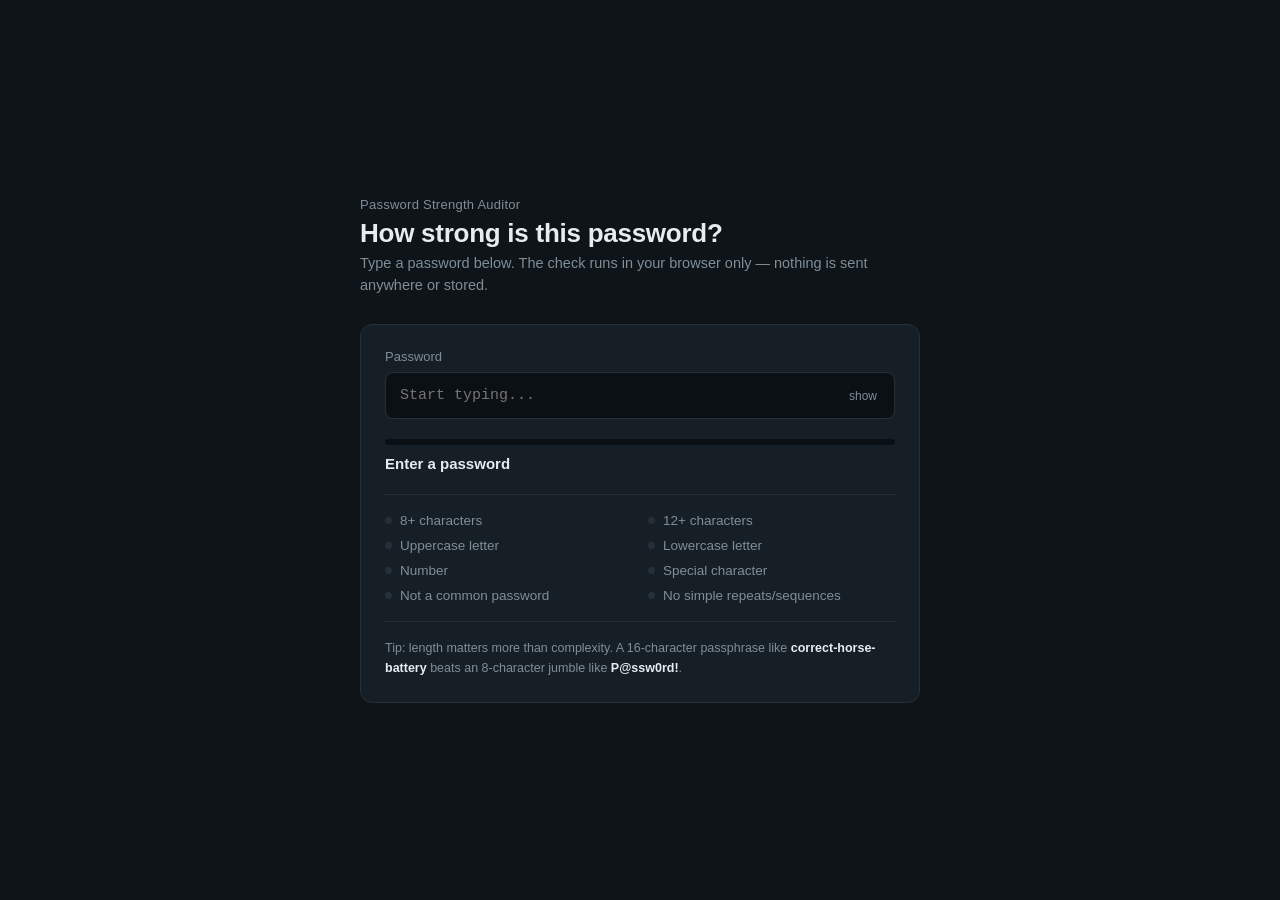
<file: password_strength_checker.html>
<!DOCTYPE html>
<html lang="en">
<head>
<meta charset="UTF-8">
<meta name="viewport" content="width=device-width, initial-scale=1.0">
<title>Password Strength Auditor</title>
<style>
  :root{
    --bg: #0E1418;
    --panel: #161F26;
    --panel-border: #263039;
    --text: #E6EDF1;
    --muted: #7F8E99;
    --mono: 'SFMono-Regular', Consolas, 'Liberation Mono', Menlo, monospace;
    --sans: -apple-system, 'Segoe UI', Roboto, Helvetica, Arial, sans-serif;

    --weak: #E5484D;
    --fair: #E8A33D;
    --good: #4FD1C5;
    --strong: #43C972;
  }

  *{ box-sizing: border-box; }

  body{
    margin:0;
    min-height:100vh;
    background: var(--bg);
    color: var(--text);
    font-family: var(--sans);
    display:flex;
    align-items:center;
    justify-content:center;
    padding: 32px 16px;
  }

  .wrap{
    width:100%;
    max-width: 560px;
  }

  .eyebrow{
    font-size: 13px;
    color: var(--muted);
    margin-bottom: 6px;
    letter-spacing: 0.02em;
  }

  h1{
    font-size: 26px;
    font-weight: 650;
    margin: 0 0 4px 0;
    letter-spacing: -0.01em;
  }

  .sub{
    color: var(--muted);
    font-size: 14.5px;
    margin: 0 0 28px 0;
    line-height: 1.5;
  }

  .panel{
    background: var(--panel);
    border: 1px solid var(--panel-border);
    border-radius: 12px;
    padding: 24px;
  }

  .field-label{
    font-size: 13px;
    color: var(--muted);
    margin-bottom: 8px;
    display:block;
  }

  .input-row{
    position: relative;
    margin-bottom: 20px;
  }

  input[type="password"], input[type="text"]{
    width: 100%;
    background: #0B1014;
    border: 1px solid var(--panel-border);
    border-radius: 8px;
    padding: 14px 44px 14px 14px;
    color: var(--text);
    font-family: var(--mono);
    font-size: 15px;
    outline: none;
    transition: border-color 0.15s ease;
  }

  input:focus{
    border-color: var(--good);
  }

  .toggle-visibility{
    position:absolute;
    right: 10px;
    top: 50%;
    transform: translateY(-50%);
    background: none;
    border: none;
    color: var(--muted);
    cursor: pointer;
    font-size: 12px;
    font-family: var(--sans);
    padding: 6px 8px;
  }

  .toggle-visibility:hover{ color: var(--text); }

  .meter-track{
    height: 6px;
    border-radius: 4px;
    background: #0B1014;
    overflow: hidden;
    margin-bottom: 10px;
  }

  .meter-fill{
    height: 100%;
    width: 0%;
    border-radius: 4px;
    background: var(--weak);
    transition: width 0.25s ease, background-color 0.25s ease;
  }

  .verdict-row{
    display:flex;
    justify-content: space-between;
    align-items: baseline;
    margin-bottom: 22px;
  }

  .verdict{
    font-size: 15px;
    font-weight: 600;
  }

  .verdict-note{
    font-size: 12.5px;
    color: var(--muted);
    font-family: var(--mono);
  }

  .checklist{
    display: grid;
    grid-template-columns: 1fr 1fr;
    gap: 10px 16px;
    border-top: 1px solid var(--panel-border);
    padding-top: 18px;
  }

  .check-item{
    display:flex;
    align-items:center;
    gap: 8px;
    font-size: 13.5px;
    color: var(--muted);
  }

  .check-item.on{ color: var(--text); }

  .dot{
    width: 7px;
    height: 7px;
    border-radius: 50%;
    background: var(--panel-border);
    flex-shrink: 0;
  }

  .check-item.on .dot{ background: var(--good); }

  .footnote{
    margin-top: 18px;
    font-size: 12.5px;
    color: var(--muted);
    line-height: 1.6;
    border-top: 1px solid var(--panel-border);
    padding-top: 16px;
  }

  .footnote strong{ color: var(--text); }

  @media (max-width: 420px){
    .checklist{ grid-template-columns: 1fr; }
  }
</style>
</head>
<body>

<div class="wrap">
  <div class="eyebrow">Password Strength Auditor</div>
  <h1>How strong is this password?</h1>
  <p class="sub">Type a password below. The check runs in your browser only — nothing is sent anywhere or stored.</p>

  <div class="panel">
    <label class="field-label" for="pwd">Password</label>
    <div class="input-row">
      <input type="password" id="pwd" autocomplete="off" placeholder="Start typing..." />
      <button class="toggle-visibility" id="toggleBtn">show</button>
    </div>

    <div class="meter-track">
      <div class="meter-fill" id="meterFill"></div>
    </div>

    <div class="verdict-row">
      <div class="verdict" id="verdictText">Enter a password</div>
      <div class="verdict-note" id="entropyText"></div>
    </div>

    <div class="checklist" id="checklist">
      <div class="check-item" data-key="length"><span class="dot"></span>8+ characters</div>
      <div class="check-item" data-key="longer"><span class="dot"></span>12+ characters</div>
      <div class="check-item" data-key="upper"><span class="dot"></span>Uppercase letter</div>
      <div class="check-item" data-key="lower"><span class="dot"></span>Lowercase letter</div>
      <div class="check-item" data-key="digit"><span class="dot"></span>Number</div>
      <div class="check-item" data-key="symbol"><span class="dot"></span>Special character</div>
      <div class="check-item" data-key="notcommon"><span class="dot"></span>Not a common password</div>
      <div class="check-item" data-key="norepeat"><span class="dot"></span>No simple repeats/sequences</div>
    </div>

    <div class="footnote" id="footnote">
      Tip: length matters more than complexity. A 16-character passphrase like <strong>correct-horse-battery</strong> beats an 8-character jumble like <strong>P@ssw0rd!</strong>.
    </div>
  </div>
</div>

<script>
  // ---- A small list of very common passwords / patterns to flag ----
  // (Not exhaustive — just enough to catch the obvious offenders for this exercise.)
  const COMMON_PASSWORDS = [
    "password","123456","123456789","qwerty","abc123","password1",
    "111111","12345678","1234567","letmein","admin","welcome",
    "monkey","login","iloveyou","dragon","master","sunshine",
    "princess","qwerty123","football","baseball","000000","password123"
  ];

  const pwdInput = document.getElementById('pwd');
  const toggleBtn = document.getElementById('toggleBtn');
  const meterFill = document.getElementById('meterFill');
  const verdictText = document.getElementById('verdictText');
  const entropyText = document.getElementById('entropyText');
  const checklist = document.getElementById('checklist');

  toggleBtn.addEventListener('click', () => {
    const isPwd = pwdInput.type === 'password';
    pwdInput.type = isPwd ? 'text' : 'password';
    toggleBtn.textContent = isPwd ? 'hide' : 'show';
  });

  function hasSequential(str){
    // catches things like "abcd", "1234", "6789" (ascending or descending, length 4+)
    const s = str.toLowerCase();
    for (let i = 0; i <= s.length - 4; i++){
      const chunk = s.slice(i, i + 4);
      let asc = true, desc = true;
      for (let j = 1; j < chunk.length; j++){
        if (chunk.charCodeAt(j) !== chunk.charCodeAt(j-1) + 1) asc = false;
        if (chunk.charCodeAt(j) !== chunk.charCodeAt(j-1) - 1) desc = false;
      }
      if (asc || desc) return true;
    }
    return false;
  }

  function hasRepeatedChar(str){
    // catches "aaaa", "1111", etc. (same character 4+ times in a row)
    return /(.)\1{3,}/.test(str);
  }

  function estimateEntropyBits(pwd){
    // Rough entropy estimate: log2(poolSize) * length
    // This is a simplification for teaching purposes, not a cryptographic measure.
    let pool = 0;
    if (/[a-z]/.test(pwd)) pool += 26;
    if (/[A-Z]/.test(pwd)) pool += 26;
    if (/[0-9]/.test(pwd)) pool += 10;
    if (/[^a-zA-Z0-9]/.test(pwd)) pool += 32;
    if (pool === 0) return 0;
    return Math.round(pwd.length * Math.log2(pool));
  }

  function analyze(pwd){
    const checks = {
      length: pwd.length >= 8,
      longer: pwd.length >= 12,
      upper: /[A-Z]/.test(pwd),
      lower: /[a-z]/.test(pwd),
      digit: /[0-9]/.test(pwd),
      symbol: /[^a-zA-Z0-9]/.test(pwd),
      notcommon: pwd.length > 0 && !COMMON_PASSWORDS.includes(pwd.toLowerCase()),
      norepeat: pwd.length > 0 && !hasSequential(pwd) && !hasRepeatedChar(pwd)
    };

    // Weighted score out of 100. Length carries the most weight,
    // since it contributes the most to real-world crack resistance.
    let score = 0;
    if (checks.length) score += 20;
    if (checks.longer) score += 20;
    if (checks.upper) score += 10;
    if (checks.lower) score += 10;
    if (checks.digit) score += 10;
    if (checks.symbol) score += 15;
    if (checks.notcommon) score += 10;
    if (checks.norepeat) score += 5;

    // Being on the common-password list is disqualifying, regardless of shape.
    if (!checks.notcommon) score = Math.min(score, 15);

    return { checks, score, entropy: estimateEntropyBits(pwd) };
  }

  function verdictFor(score, pwdLength){
    if (pwdLength === 0) return { label: "Enter a password", color: "var(--panel-border)" };
    if (score < 35) return { label: "Weak", color: "var(--weak)" };
    if (score < 60) return { label: "Fair", color: "var(--fair)" };
    if (score < 85) return { label: "Good", color: "var(--good)" };
    return { label: "Strong", color: "var(--strong)" };
  }

  function render(){
    const pwd = pwdInput.value;
    const { checks, score, entropy } = analyze(pwd);
    const v = verdictFor(score, pwd.length);

    meterFill.style.width = pwd.length === 0 ? "0%" : Math.max(score, 6) + "%";
    meterFill.style.backgroundColor = v.color;

    verdictText.textContent = v.label;
    entropyText.textContent = pwd.length === 0 ? "" : `~${entropy} bits of entropy`;

    Object.keys(checks).forEach(key => {
      const el = checklist.querySelector(`[data-key="${key}"]`);
      el.classList.toggle('on', checks[key]);
    });
  }

  pwdInput.addEventListener('input', render);
  render();
</script>

</body>
</html>
</file>
